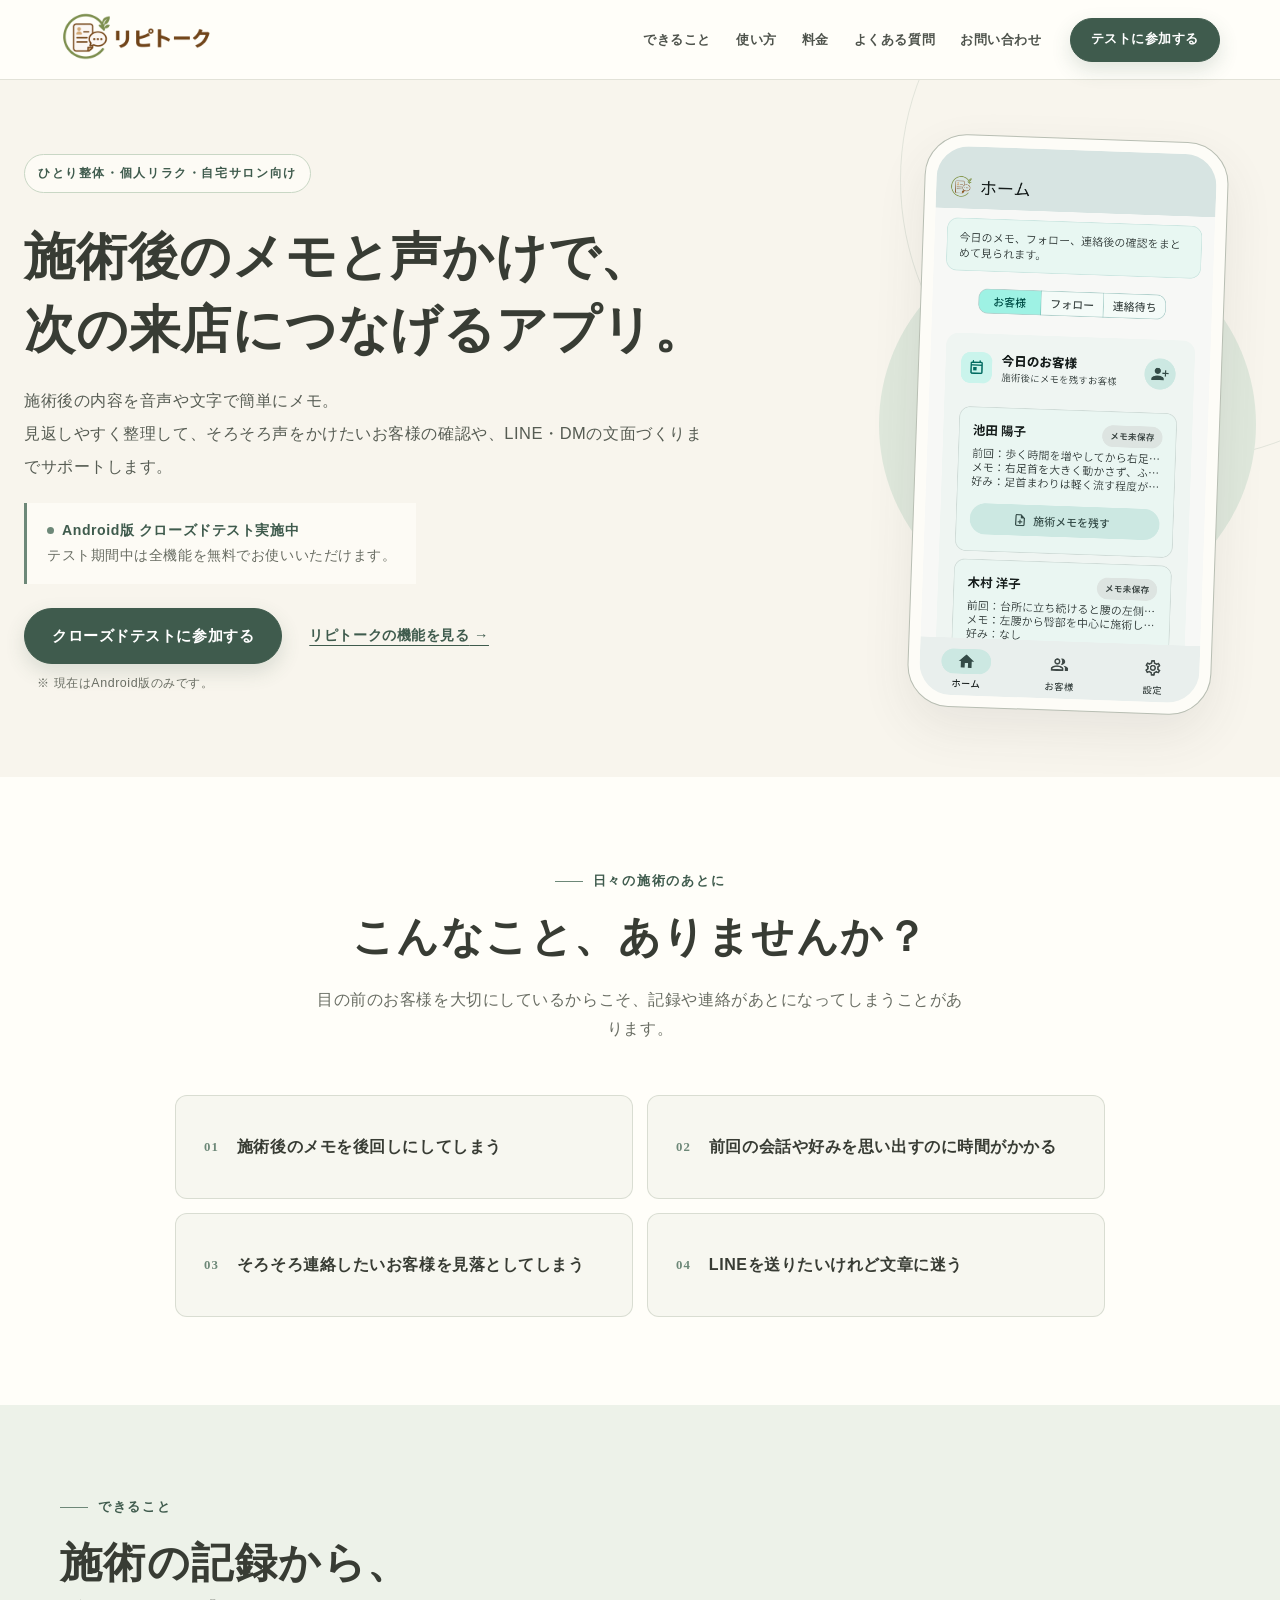
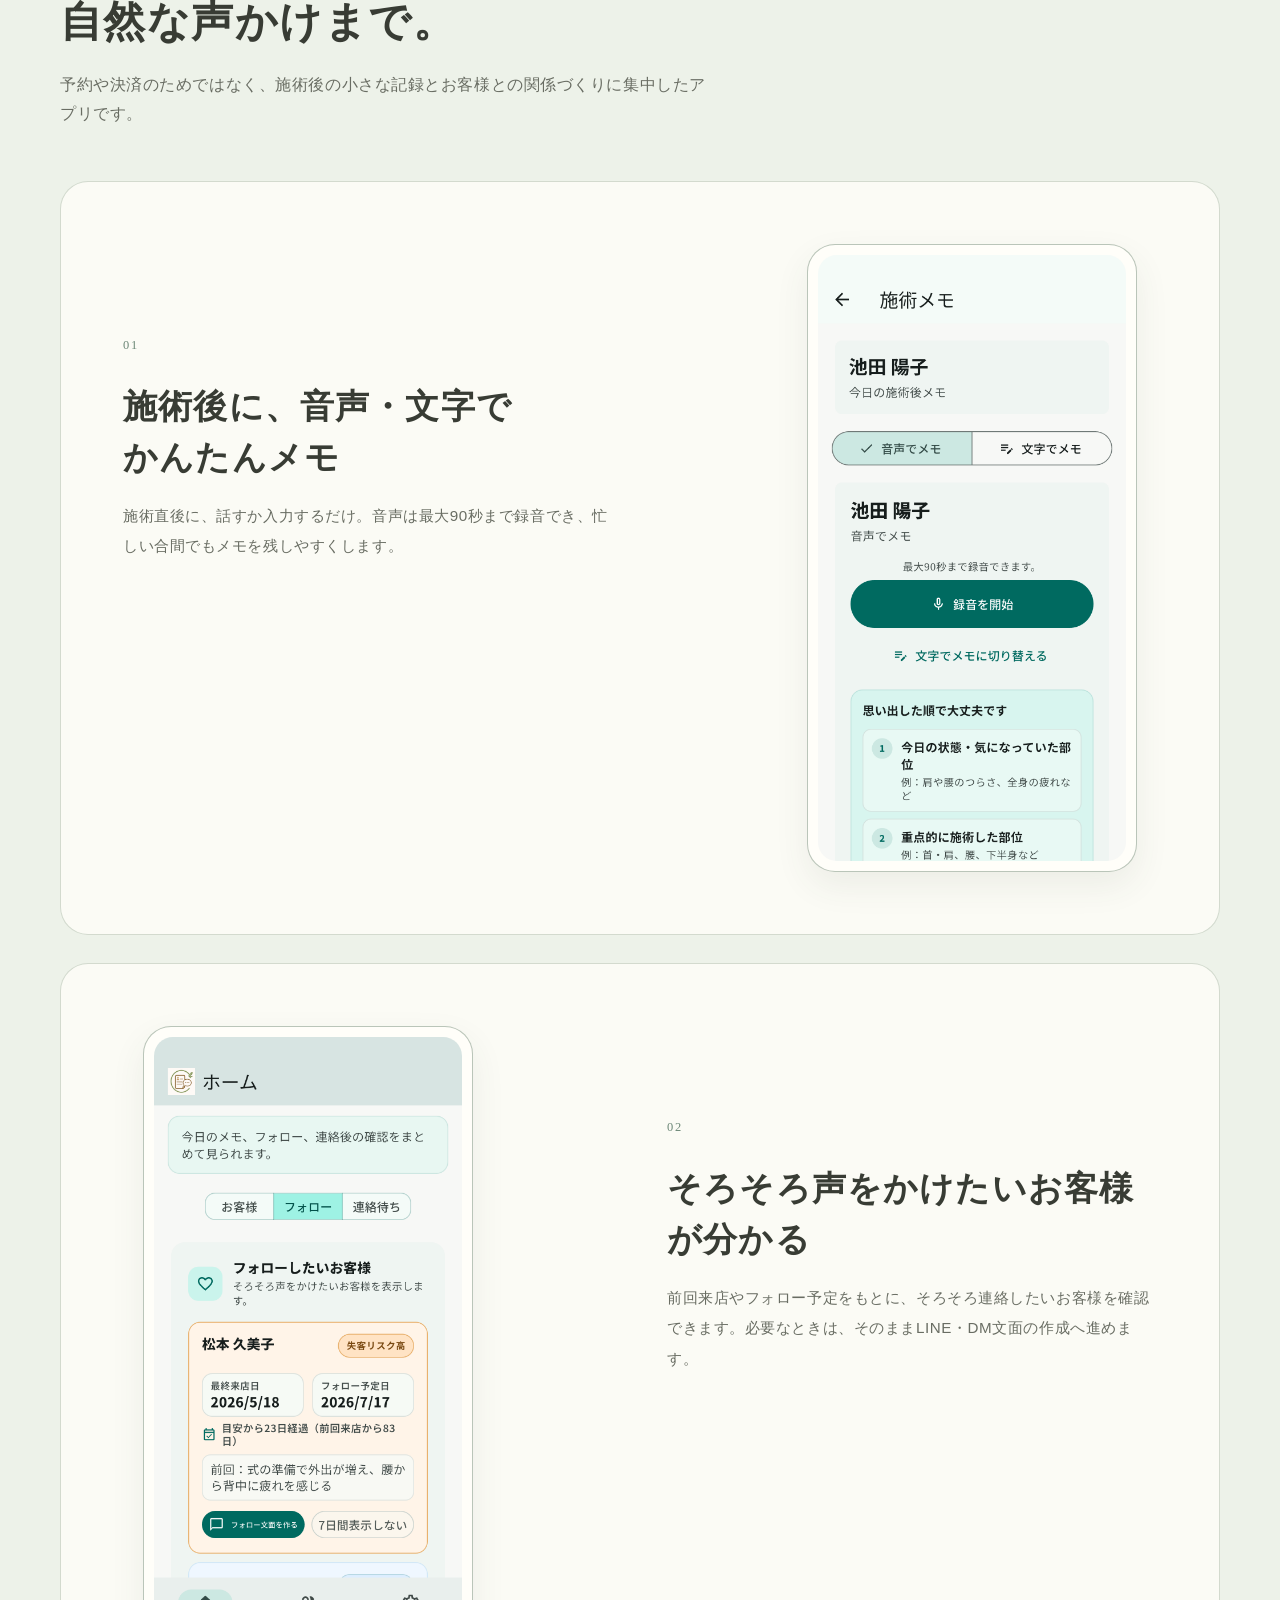
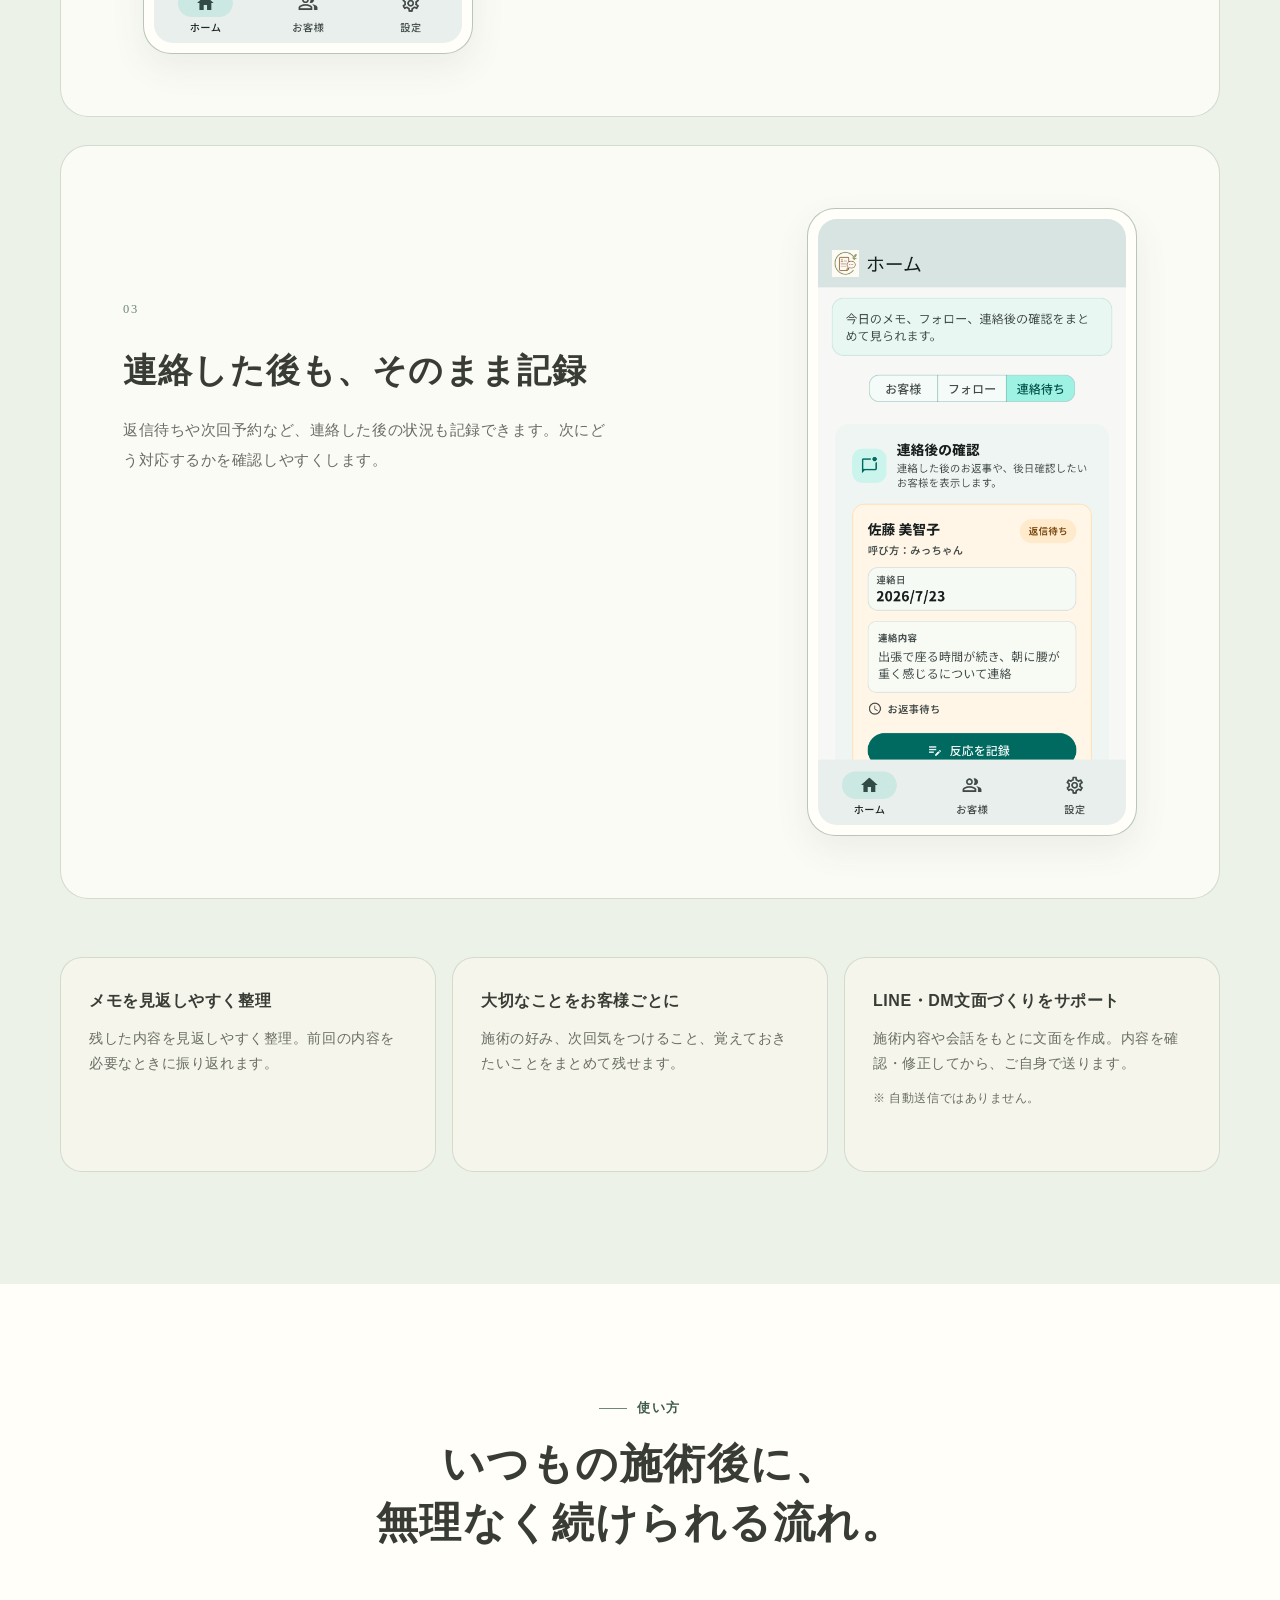
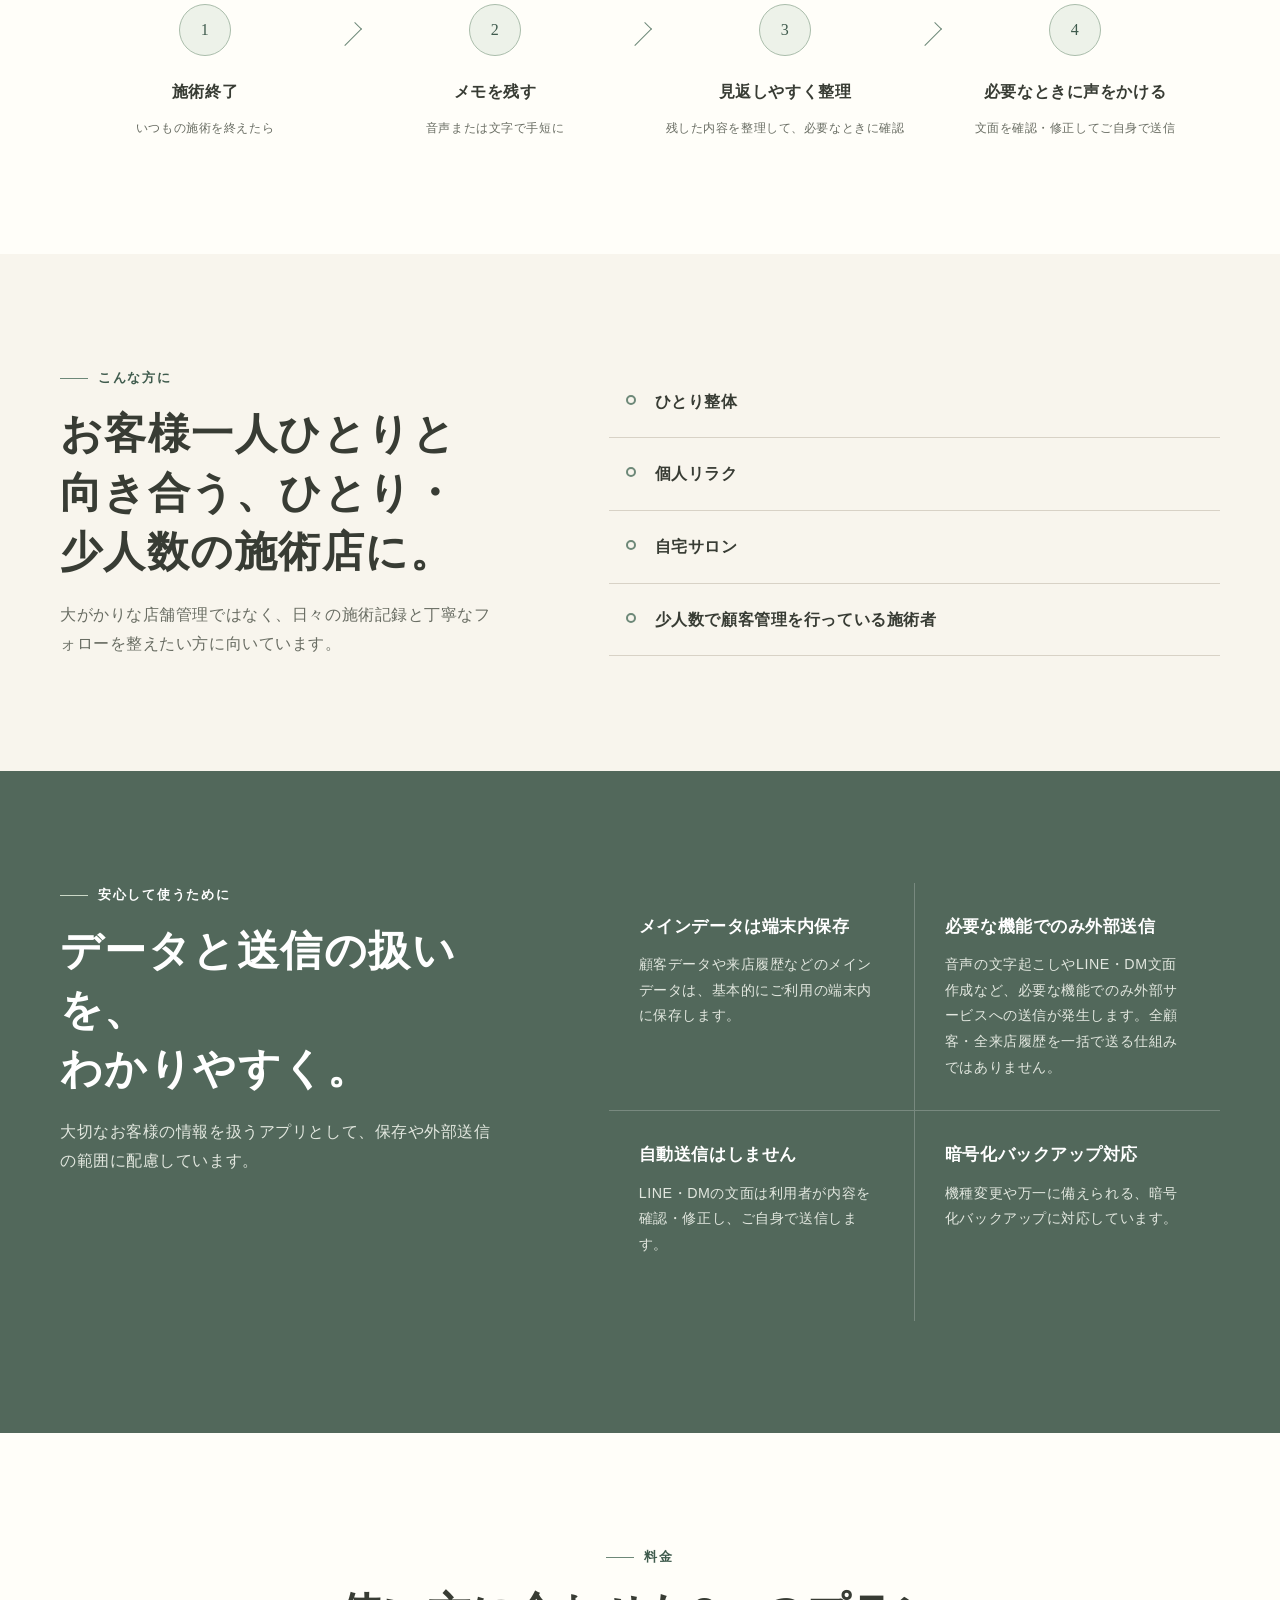
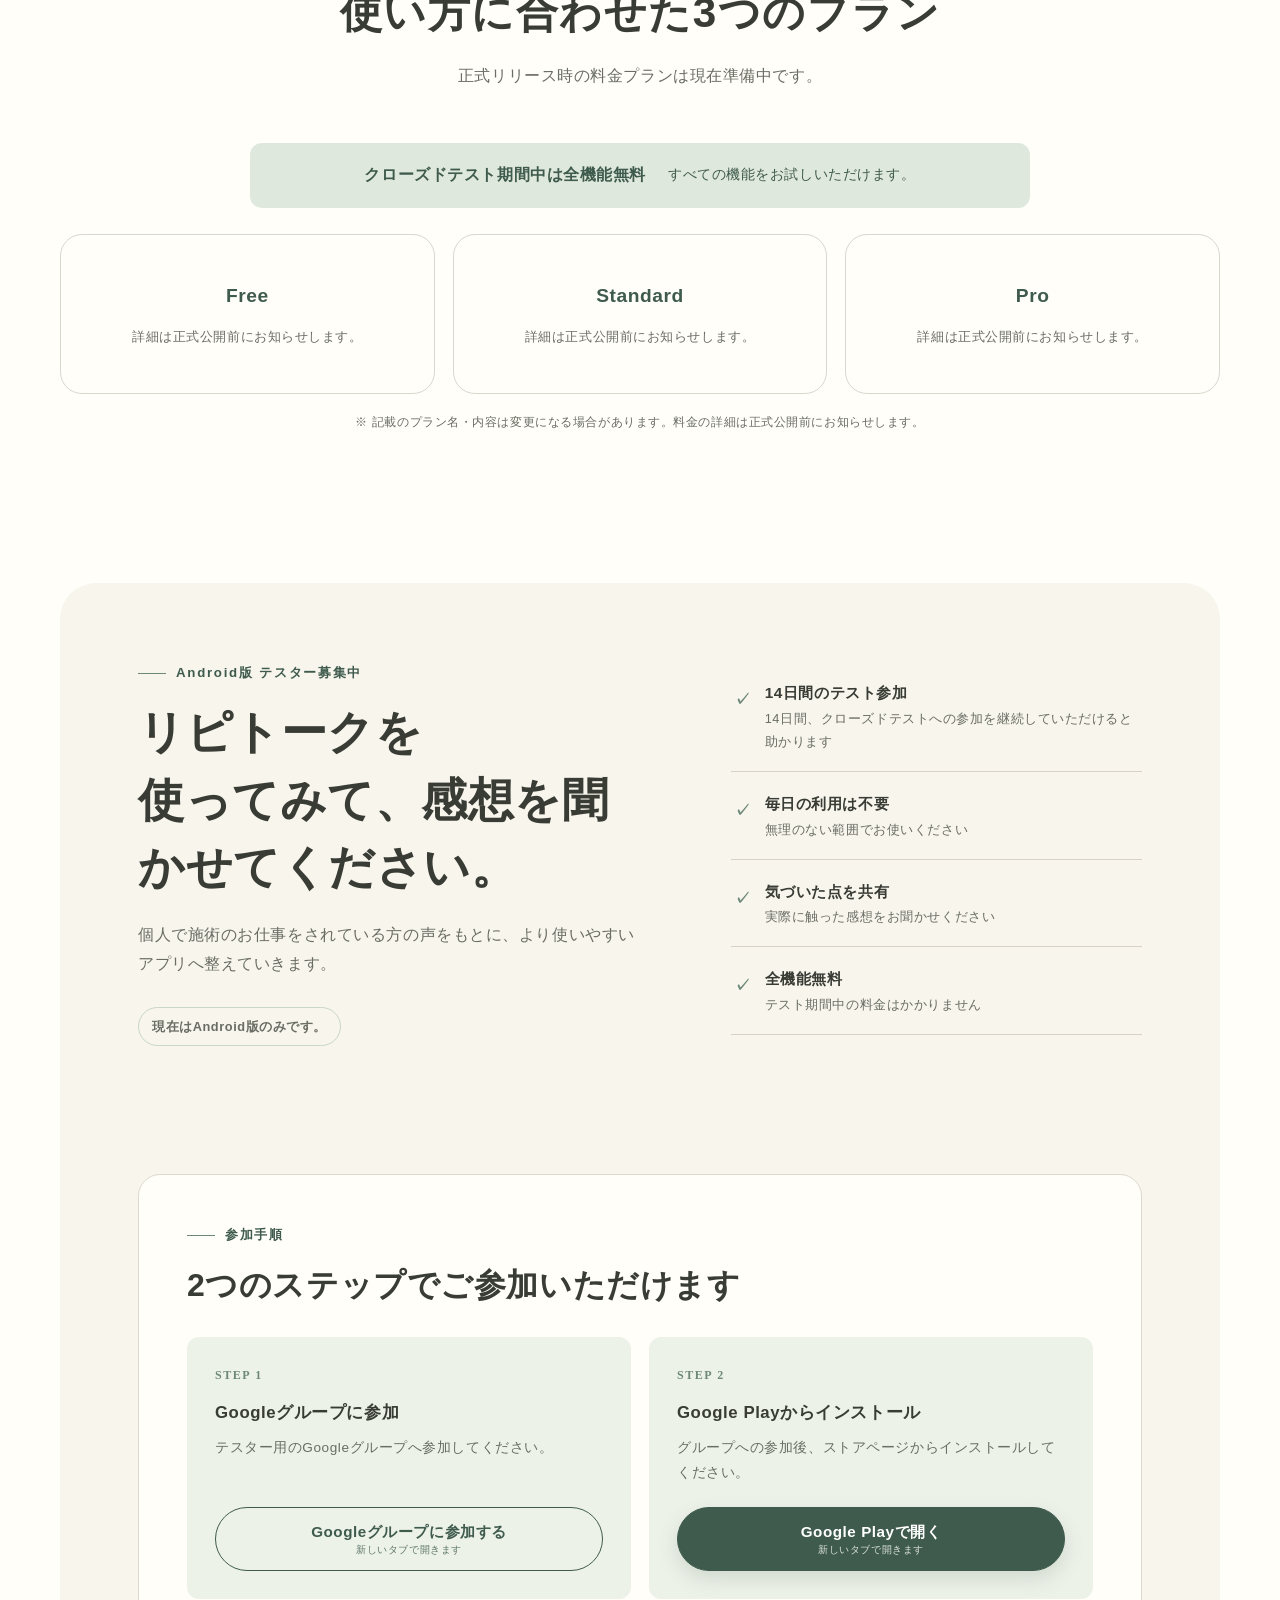
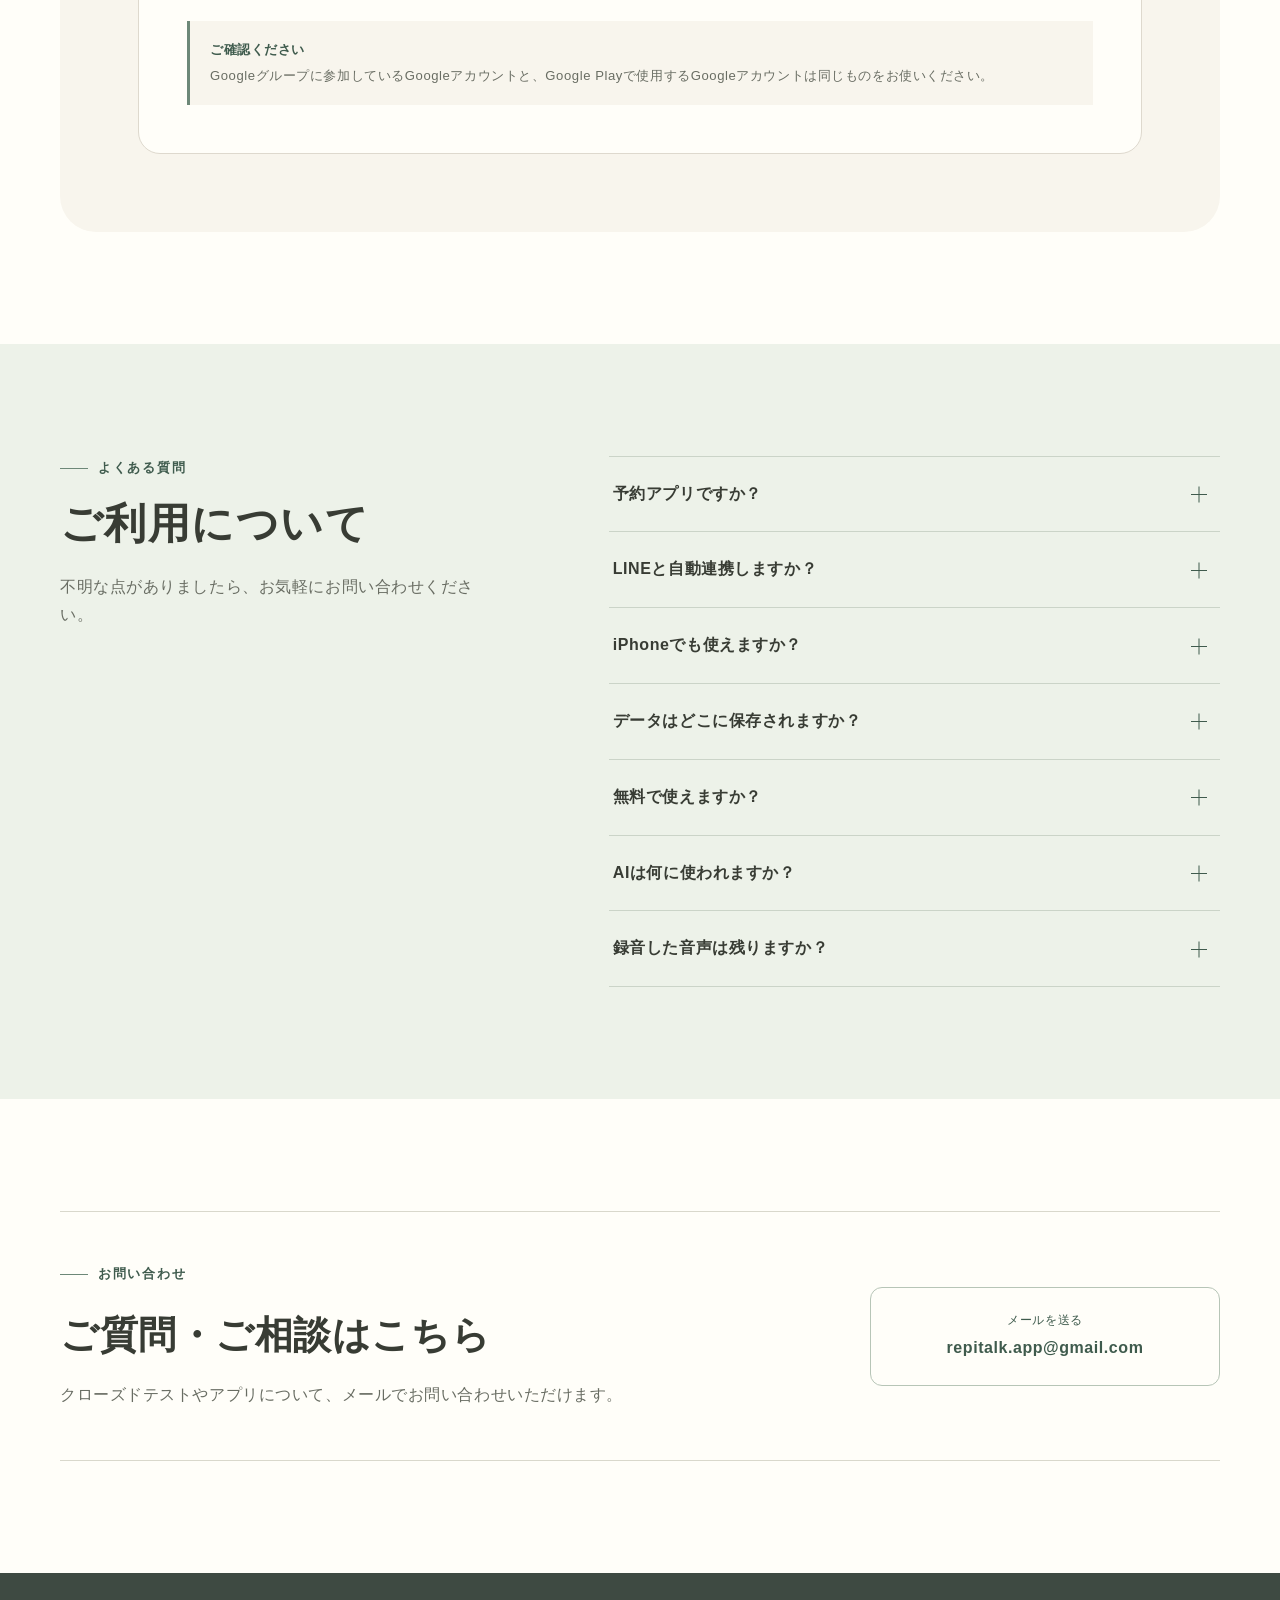
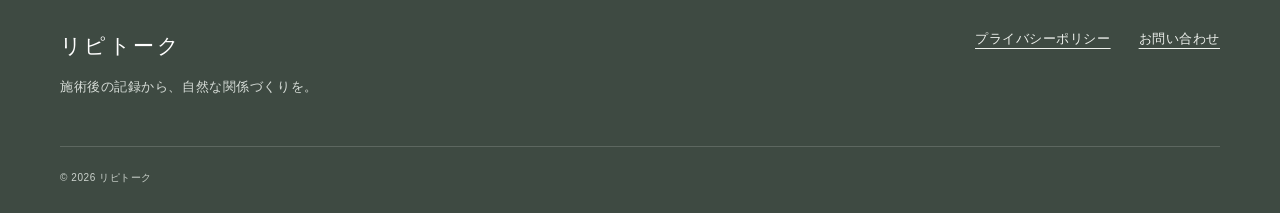
<file: index.html>
<!doctype html>
<html lang="ja">
  <head>
    <meta charset="utf-8">
    <meta name="viewport" content="width=device-width, initial-scale=1">
    <title>リピトーク｜施術後のメモと声かけで、次の来店につなげるアプリ</title>
    <meta name="description" content="ひとり整体・個人リラク・自宅サロン向け。施術後のメモを音声や文字で残し、見返しやすく整理。そろそろ声をかけたいお客様の確認やLINE・DM文面づくりまでサポートします。">
    <meta name="theme-color" content="#f8f5ed">
    <link rel="canonical" href="https://repitalk.jp/">
    <meta property="og:type" content="website">
    <meta property="og:locale" content="ja_JP">
    <meta property="og:site_name" content="リピトーク">
    <meta property="og:url" content="https://repitalk.jp/">
    <meta property="og:title" content="リピトーク｜施術後のメモと声かけで、次の来店につなげるアプリ">
    <meta property="og:description" content="ひとり整体・個人リラク・自宅サロン向け。施術後のメモを音声や文字で残し、見返しやすく整理。そろそろ声をかけたいお客様の確認やLINE・DM文面づくりまでサポートします。">
    <meta property="og:image" content="https://repitalk.jp/assets/ogp/repitalk_ogp.png">
    <meta property="og:image:type" content="image/png">
    <meta property="og:image:width" content="1200">
    <meta property="og:image:height" content="630">
    <meta property="og:image:alt" content="リピトーク｜施術後のメモと声かけで、次の来店につなげるアプリ">
    <meta name="twitter:card" content="summary_large_image">
    <meta name="twitter:title" content="リピトーク｜施術後のメモと声かけで、次の来店につなげるアプリ">
    <meta name="twitter:description" content="ひとり整体・個人リラク・自宅サロン向け。施術後のメモを音声や文字で残し、見返しやすく整理。そろそろ声をかけたいお客様の確認やLINE・DM文面づくりまでサポートします。">
    <meta name="twitter:image" content="https://repitalk.jp/assets/ogp/repitalk_ogp.png">
    <meta name="twitter:image:alt" content="リピトーク｜施術後のメモと声かけで、次の来店につなげるアプリ">
    <link rel="icon" href="assets/repitalk_app_icon.png" type="image/png">
    <link rel="stylesheet" href="styles.css">
    <script src="script.js" defer></script>
  </head>
  <body>
    <a class="skip-link" href="#main-content">本文へ移動</a>

    <header class="site-header" data-header>
      <div class="container header-inner">
        <a class="brand" href="#top" aria-label="リピトーク ホーム">
          <img class="brand-logo" src="assets/logo/repitalk_official_logo_horizontal.png" alt="" width="1536" height="1024">
        </a>

        <button class="menu-button" type="button" aria-expanded="false" aria-controls="global-navigation" data-menu-button>
          <span class="menu-button-lines" aria-hidden="true"><span></span><span></span><span></span></span>
          <span class="visually-hidden">メニューを開く</span>
        </button>

        <nav class="global-nav" id="global-navigation" aria-label="メインナビゲーション" data-navigation>
          <ul>
            <li><a href="#features">できること</a></li>
            <li><a href="#how-to-use">使い方</a></li>
            <li><a href="#pricing">料金</a></li>
            <li><a href="#faq">よくある質問</a></li>
            <li><a href="#contact">お問い合わせ</a></li>
          </ul>
          <a class="button button-small" href="#closed-test" data-test-cta>テストに参加する</a>
        </nav>
      </div>
    </header>

    <main id="main-content">
      <section class="hero" id="top">
        <div class="container hero-grid">
          <div class="hero-copy">
            <p class="eyebrow">ひとり整体・個人リラク・自宅サロン向け</p>
            <h1>施術後のメモと<span class="keep-together">声かけ</span>で、<br>次の来店につなげるアプリ。</h1>
            <p class="hero-description">施術後の内容を音声や文字で簡単にメモ。<br class="desktop-break">見返しやすく整理して、そろそろ声をかけたいお客様の確認や、LINE・DMの文面づくりまでサポートします。</p>

            <div class="status-panel" aria-label="現在の公開状況">
              <p class="status-label"><span aria-hidden="true"></span>Android版 クローズドテスト実施中</p>
              <p>テスト期間中は全機能を無料でお使いいただけます。</p>
            </div>

            <div class="hero-actions">
              <a class="button" href="#closed-test" data-test-cta>クローズドテストに参加する</a>
              <a class="text-link" href="#features">リピトークの機能を見る<span aria-hidden="true"> →</span></a>
            </div>
            <p class="platform-note">※ 現在はAndroid版のみです。</p>
          </div>

          <div class="app-visual" aria-label="リピトークのアプリ画面">
            <div class="visual-backdrop" aria-hidden="true"></div>
            <div class="screen-placeholder">
              <img class="hero-app-screen" src="assets/screens/hero_home_today.png" alt="リピトークのホーム画面。今日のお客様の一覧を表示" width="1080" height="2280">
            </div>
          </div>
        </div>
      </section>

      <section class="section concerns" aria-labelledby="concerns-title">
        <div class="container narrow">
          <div class="section-heading centered">
            <p class="section-kicker">日々の施術のあとに</p>
            <h2 id="concerns-title">こんなこと、ありませんか？</h2>
            <p>目の前のお客様を大切にしているからこそ、記録や連絡があとになってしまうことがあります。</p>
          </div>
          <ul class="concern-list">
            <li><span aria-hidden="true">01</span>施術後のメモを後回しにしてしまう</li>
            <li><span aria-hidden="true">02</span>前回の会話や好みを思い出すのに時間がかかる</li>
            <li><span aria-hidden="true">03</span>そろそろ連絡したいお客様を見落としてしまう</li>
            <li><span aria-hidden="true">04</span>LINEを送りたいけれど文章に迷う</li>
          </ul>
        </div>
      </section>

      <section class="section features" id="features" aria-labelledby="features-title">
        <div class="container">
          <div class="section-heading">
            <p class="section-kicker">できること</p>
            <h2 id="features-title">施術の記録から、<br>自然な声かけまで。</h2>
            <p>予約や決済のためではなく、施術後の小さな記録とお客様との関係づくりに集中したアプリです。</p>
          </div>
          <div class="feature-showcases">
            <article class="feature-showcase">
              <div class="feature-copy">
                <p class="feature-index" aria-hidden="true">01</p>
                <h3>施術後に、音声・文字で<span class="keep-together">かんたんメモ</span></h3>
                <p>施術直後に、話すか入力するだけ。音声は最大90秒まで録音でき、忙しい合間でもメモを残しやすくします。</p>
              </div>
              <div class="feature-media">
                <div class="feature-screen-frame">
                  <img src="assets/screens/feature_memo_input.png" alt="リピトークの施術メモ画面。音声または文字でメモを残せる" width="1080" height="2280">
                </div>
              </div>
            </article>

            <article class="feature-showcase is-reversed">
              <div class="feature-copy">
                <p class="feature-index" aria-hidden="true">02</p>
                <h3>そろそろ声をかけたい<span class="keep-together">お客様</span>が分かる</h3>
                <p>前回来店やフォロー予定をもとに、そろそろ連絡したいお客様を確認できます。必要なときは、そのままLINE・DM文面の作成へ進めます。</p>
              </div>
              <div class="feature-media">
                <div class="feature-screen-frame">
                  <img src="assets/screens/feature_follow.png" alt="リピトークのフォロー画面。そろそろ声をかけたいお客様を確認できる" width="1080" height="2280">
                </div>
              </div>
            </article>

            <article class="feature-showcase">
              <div class="feature-copy">
                <p class="feature-index" aria-hidden="true">03</p>
                <h3>連絡した後も、<span class="keep-together">そのまま記録</span></h3>
                <p>返信待ちや次回予約など、連絡した後の状況も記録できます。次にどう対応するかを確認しやすくします。</p>
              </div>
              <div class="feature-media">
                <div class="feature-screen-frame">
                  <img src="assets/screens/feature_contact_waiting.png" alt="リピトークの連絡待ち画面。連絡後のお客様の状況を確認できる" width="1080" height="2280">
                </div>
              </div>
            </article>
          </div>

          <div class="feature-support-grid" aria-label="そのほかの機能">
            <article class="feature-support-card">
              <h3>メモを見返しやすく整理</h3>
              <p>残した内容を見返しやすく整理。前回の内容を必要なときに振り返れます。</p>
            </article>
            <article class="feature-support-card">
              <h3>大切なことをお客様ごとに</h3>
              <p>施術の好み、次回気をつけること、覚えておきたいことをまとめて残せます。</p>
            </article>
            <article class="feature-support-card">
              <h3>LINE・DM文面づくりをサポート</h3>
              <p>施術内容や会話をもとに文面を作成。内容を確認・修正してから、ご自身で送ります。</p>
              <small>※ 自動送信ではありません。</small>
            </article>
          </div>
        </div>
      </section>

      <section class="section how-to-use" id="how-to-use" aria-labelledby="how-to-use-title">
        <div class="container">
          <div class="section-heading centered">
            <p class="section-kicker">使い方</p>
            <h2 id="how-to-use-title">いつもの施術後に、<br>無理なく続けられる流れ。</h2>
          </div>
          <ol class="steps">
            <li><span class="step-number">1</span><div><p>施術終了</p><small>いつもの施術を終えたら</small></div></li>
            <li><span class="step-number">2</span><div><p>メモを残す</p><small>音声または文字で手短に</small></div></li>
            <li><span class="step-number">3</span><div><p>見返しやすく整理</p><small>残した内容を整理して、必要なときに確認</small></div></li>
            <li><span class="step-number">4</span><div><p>必要なときに声をかける</p><small>文面を確認・修正してご自身で送信</small></div></li>
          </ol>
        </div>
      </section>

      <section class="section audience" aria-labelledby="audience-title">
        <div class="container audience-grid">
          <div class="section-heading">
            <p class="section-kicker">こんな方に</p>
            <h2 id="audience-title">お客様一人ひとりと向き合う、ひとり・少人数の<span class="keep-together">施術店に。</span></h2>
            <p>大がかりな店舗管理ではなく、日々の施術記録と丁寧なフォローを整えたい方に向いています。</p>
          </div>
          <ul class="audience-list">
            <li>ひとり整体</li>
            <li>個人リラク</li>
            <li>自宅サロン</li>
            <li>少人数で顧客管理を行っている施術者</li>
          </ul>
        </div>
      </section>

      <section class="section safety" aria-labelledby="safety-title">
        <div class="container safety-grid">
          <div class="section-heading">
            <p class="section-kicker">安心して使うために</p>
            <h2 id="safety-title">データと送信の扱いを、<br>わかりやすく。</h2>
            <p>大切なお客様の情報を扱うアプリとして、保存や外部送信の範囲に配慮しています。</p>
          </div>
          <div class="safety-list">
            <article><h3>メインデータは端末内保存</h3><p>顧客データや来店履歴などのメインデータは、基本的にご利用の端末内に保存します。</p></article>
            <article><h3>必要な機能でのみ外部送信</h3><p>音声の文字起こしやLINE・DM文面作成など、必要な機能でのみ外部サービスへの送信が発生します。全顧客・全来店履歴を一括で送る仕組みではありません。</p></article>
            <article><h3>自動送信はしません</h3><p>LINE・DMの文面は利用者が内容を確認・修正し、ご自身で送信します。</p></article>
            <article><h3>暗号化バックアップ対応</h3><p>機種変更や万一に備えられる、暗号化バックアップに対応しています。</p></article>
          </div>
        </div>
      </section>

      <section class="section pricing" id="pricing" aria-labelledby="pricing-title">
        <div class="container">
          <div class="section-heading centered">
            <p class="section-kicker">料金</p>
            <h2 id="pricing-title">使い方に合わせた3つのプラン</h2>
            <p>正式リリース時の料金プランは現在準備中です。</p>
          </div>
          <div class="test-free-banner"><strong>クローズドテスト期間中は全機能無料</strong><span>すべての機能をお試しいただけます。</span></div>
          <div class="pricing-grid">
            <article class="price-card"><p class="plan-name">Free</p><p>詳細は正式公開前にお知らせします。</p></article>
            <article class="price-card"><p class="plan-name">Standard</p><p>詳細は正式公開前にお知らせします。</p></article>
            <article class="price-card"><p class="plan-name">Pro</p><p>詳細は正式公開前にお知らせします。</p></article>
          </div>
          <p class="pricing-note">※ 記載のプラン名・内容は変更になる場合があります。料金の詳細は正式公開前にお知らせします。</p>
        </div>
      </section>

      <section class="section closed-test" id="closed-test" aria-labelledby="closed-test-title">
        <div class="container test-panel">
          <div class="test-copy">
            <p class="section-kicker">Android版 テスター募集中</p>
            <h2 id="closed-test-title">リピトークを<span class="keep-together">使ってみて、</span>感想を聞かせてください。</h2>
            <p>個人で施術のお仕事をされている方の声をもとに、より使いやすいアプリへ整えていきます。</p>
            <p class="test-platform-note">現在はAndroid版のみです。</p>
          </div>
          <ul class="test-points">
            <li><strong>14日間のテスト参加</strong><span>14日間、クローズドテストへの参加を継続していただけると助かります</span></li>
            <li><strong>毎日の利用は不要</strong><span>無理のない範囲でお使いください</span></li>
            <li><strong>気づいた点を共有</strong><span>実際に触った感想をお聞かせください</span></li>
            <li><strong>全機能無料</strong><span>テスト期間中の料金はかかりません</span></li>
          </ul>
          <div class="join-guide" id="participation-steps">
            <div class="join-guide-heading">
              <p class="section-kicker">参加手順</p>
              <h3>2つのステップでご参加いただけます</h3>
            </div>
            <ol class="join-steps">
              <li>
                <p class="join-step-label">STEP 1</p>
                <h4>Googleグループに参加</h4>
                <p>テスター用のGoogleグループへ参加してください。</p>
                <a class="button button-secondary" href="https://groups.google.com/g/repitalk-closed-test" target="_blank" rel="noopener noreferrer">Googleグループに参加する<span class="external-note">新しいタブで開きます</span></a>
              </li>
              <li>
                <p class="join-step-label">STEP 2</p>
                <h4>Google Playからインストール</h4>
                <p>グループへの参加後、ストアページからインストールしてください。</p>
                <a class="button" href="https://play.google.com/store/apps/details?id=jp.repitalk.app" target="_blank" rel="noopener noreferrer">Google Playで開く<span class="external-note">新しいタブで開きます</span></a>
              </li>
            </ol>
            <p class="account-note"><strong>ご確認ください</strong>Googleグループに参加しているGoogleアカウントと、Google Playで使用するGoogleアカウントは同じものをお使いください。</p>
          </div>
        </div>
      </section>

      <section class="section faq" id="faq" aria-labelledby="faq-title">
        <div class="container faq-grid">
          <div class="section-heading">
            <p class="section-kicker">よくある質問</p>
            <h2 id="faq-title">ご利用について</h2>
            <p>不明な点がありましたら、お気軽にお問い合わせください。</p>
          </div>
          <div class="faq-list">
            <details><summary>予約アプリですか？</summary><div><p>いいえ。リピトークは予約・決済・POS・スタッフ管理のためのアプリではありません。施術後の記録から再来店フォローまでを支える業務支援アプリです。</p></div></details>
            <details><summary>LINEと自動連携しますか？</summary><div><p>いいえ。LINEとの自動連携や、LINE・DMを自動送信する機能はありません。リピトークが文面づくりをサポートし、利用者ご自身が内容を確認・修正してから送信します。</p></div></details>
            <details><summary>iPhoneでも使えますか？</summary><div><p>現在はAndroid版のみです。iPhone版については現在未定です。</p></div></details>
            <details><summary>データはどこに保存されますか？</summary><div><p>顧客データや来店履歴などのメインデータは、基本的にご利用の端末内へ保存されます。暗号化バックアップにも対応しています。</p></div></details>
            <details><summary>無料で使えますか？</summary><div><p>クローズドテスト期間中は、すべての機能を無料でお使いいただけます。正式公開後の料金については、正式公開前にお知らせします。</p></div></details>
            <details><summary>AIは何に使われますか？</summary><div><p>音声メモの文字起こしや、メモの整理、LINE・DMで使う文面づくりなど、必要な場面のサポートに使います。全顧客・全来店履歴を一括で外部AIへ送る仕組みではありません。</p></div></details>
            <details><summary>録音した音声は残りますか？</summary><div><p>音声ファイルは文字起こしのため一時的に扱い、送信成功後に削除します。</p></div></details>
          </div>
        </div>
      </section>

      <section class="section contact" id="contact" aria-labelledby="contact-title">
        <div class="container contact-inner">
          <div>
            <p class="section-kicker">お問い合わせ</p>
            <h2 id="contact-title">ご質問・ご相談はこちら</h2>
            <p>クローズドテストやアプリについて、メールでお問い合わせいただけます。</p>
          </div>
          <a class="mail-link" href="mailto:repitalk.app@gmail.com"><span>メールを送る</span>repitalk.app@gmail.com</a>
        </div>
      </section>
    </main>

    <footer class="site-footer">
      <div class="container footer-main">
        <div class="footer-brand">
          <p>リピトーク</p>
          <small>施術後の記録から、自然な関係づくりを。</small>
        </div>
        <nav aria-label="フッターナビゲーション">
          <a href="https://sites.google.com/view/repitalk-privacyx" target="_blank" rel="noopener noreferrer" data-privacy-link>プライバシーポリシー</a>
          <a href="#contact">お問い合わせ</a>
        </nav>
      </div>
      <div class="container footer-bottom"><small>&copy; <span data-current-year>2026</span> リピトーク</small></div>
    </footer>
  </body>
</html>
</file>
<file: styles.css>
:root {
  --color-ink: #383c34;
  --color-muted: #696d63;
  --color-deep-green: #3f5b4d;
  --color-green: #6d8878;
  --color-soft-green: #dfe8dc;
  --color-pale-green: #edf2e9;
  --color-cream: #f8f5ed;
  --color-white: #fffef9;
  --color-beige: #e8dfd0;
  --color-brown: #795f4b;
  --color-border: #d9d8cc;
  --shadow-soft: 0 20px 50px rgba(62, 72, 61, 0.09);
  --radius-small: 12px;
  --radius-medium: 22px;
  --radius-large: 36px;
  --container: 1160px;
  --header-height: 80px;
  --font-sans: "Yu Gothic", "YuGothic", "Hiragino Kaku Gothic ProN", Meiryo, sans-serif;
}

*,
*::before,
*::after {
  box-sizing: border-box;
}

html {
  scroll-behavior: smooth;
  scroll-padding-top: calc(var(--header-height) + 24px);
}

body {
  margin: 0;
  overflow-x: hidden;
  background: var(--color-white);
  color: var(--color-ink);
  font-family: var(--font-sans);
  font-size: 16px;
  line-height: 1.8;
  letter-spacing: 0.035em;
  -webkit-font-smoothing: antialiased;
}

body.menu-open {
  overflow: hidden;
}

a {
  color: inherit;
}

button,
a {
  -webkit-tap-highlight-color: transparent;
}

button {
  font: inherit;
}

:focus-visible {
  outline: 3px solid #a66b35;
  outline-offset: 4px;
}

.visually-hidden {
  position: absolute;
  width: 1px;
  height: 1px;
  padding: 0;
  margin: -1px;
  overflow: hidden;
  clip: rect(0, 0, 0, 0);
  white-space: nowrap;
  border: 0;
}

.skip-link {
  position: fixed;
  z-index: 1000;
  top: 10px;
  left: 10px;
  padding: 10px 16px;
  border-radius: 8px;
  background: var(--color-ink);
  color: white;
  transform: translateY(-150%);
}

.skip-link:focus {
  transform: translateY(0);
}

.container {
  width: min(calc(100% - 48px), var(--container));
  margin-inline: auto;
}

.container.narrow {
  max-width: 930px;
}

.section {
  padding: 112px 0;
}

.section-heading {
  max-width: 650px;
  margin-bottom: 52px;
}

.section-heading.centered {
  margin-right: auto;
  margin-left: auto;
  text-align: center;
}

.section-heading h2 {
  margin: 0 0 20px;
  color: var(--color-ink);
  font-family: var(--font-sans);
  font-size: clamp(1.9rem, 3.3vw, 2.75rem);
  font-weight: 600;
  line-height: 1.4;
  letter-spacing: 0.035em;
}

.section-heading > p:last-child {
  margin: 0;
  color: var(--color-muted);
}

.section-kicker,
.eyebrow {
  margin: 0 0 14px;
  color: var(--color-deep-green);
  font-size: 0.83rem;
  font-weight: 700;
  letter-spacing: 0.13em;
}

.section-kicker::before {
  display: inline-block;
  width: 28px;
  height: 1px;
  margin-right: 10px;
  background: var(--color-green);
  vertical-align: middle;
  content: "";
}

.button {
  display: inline-flex;
  min-height: 56px;
  align-items: center;
  justify-content: center;
  padding: 12px 27px;
  border: 1px solid var(--color-deep-green);
  border-radius: 999px;
  background: var(--color-deep-green);
  box-shadow: 0 8px 20px rgba(63, 91, 77, 0.16);
  color: white;
  font-size: 0.95rem;
  font-weight: 700;
  line-height: 1.4;
  text-align: center;
  text-decoration: none;
  transition: background-color 180ms ease, transform 180ms ease, box-shadow 180ms ease;
}

.button:hover {
  background: #31493d;
  box-shadow: 0 10px 24px rgba(63, 91, 77, 0.22);
  transform: translateY(-2px);
}

.button-small {
  min-height: 44px;
  padding: 9px 20px;
  font-size: 0.84rem;
}

.site-header {
  position: sticky;
  z-index: 100;
  top: 0;
  height: var(--header-height);
  border-bottom: 1px solid rgba(217, 216, 204, 0.75);
  background: rgba(255, 254, 249, 0.93);
  backdrop-filter: blur(12px);
}

.header-inner {
  display: flex;
  height: 100%;
  align-items: center;
  justify-content: space-between;
}

.brand {
  display: inline-flex;
  height: 100%;
  align-items: center;
  overflow: hidden;
  text-decoration: none;
}

.brand-logo {
  display: block;
  width: 152px;
  height: auto;
  flex: 0 0 auto;
}

.global-nav,
.global-nav ul {
  display: flex;
  align-items: center;
}

.global-nav {
  gap: 28px;
}

.global-nav ul {
  gap: 25px;
  margin: 0;
  padding: 0;
  list-style: none;
}

.global-nav ul a {
  padding: 10px 0;
  color: #4e534c;
  font-size: 0.84rem;
  font-weight: 600;
  text-decoration: none;
}

.global-nav ul a:hover {
  color: var(--color-deep-green);
}

.menu-button {
  display: none;
}

.hero {
  position: relative;
  overflow: hidden;
  padding: 58px 0 66px;
  background: var(--color-cream);
}

.hero::before {
  position: absolute;
  top: -180px;
  right: -180px;
  width: 560px;
  height: 560px;
  border: 1px solid rgba(109, 136, 120, 0.16);
  border-radius: 50%;
  content: "";
}

.hero-grid {
  display: grid;
  align-items: center;
  width: min(calc(100% - 48px), 1240px);
  grid-template-columns: minmax(0, 1fr) minmax(340px, 0.48fr);
  gap: clamp(55px, 5.5vw, 80px);
}

.hero-copy {
  position: relative;
  z-index: 1;
}

.eyebrow {
  display: inline-flex;
  padding: 7px 13px;
  border: 1px solid #c9d7c5;
  border-radius: 999px;
  background: rgba(255, 254, 249, 0.72);
  font-size: 0.78rem;
}

.hero h1 {
  margin: 14px 0 18px;
  font-family: var(--font-sans);
  font-size: clamp(2.5rem, 4vw, 3.5rem);
  font-weight: 600;
  line-height: 1.42;
  letter-spacing: 0.015em;
}

.keep-together {
  white-space: nowrap;
}

.hero-description {
  max-width: 690px;
  margin: 0;
  color: #565c53;
  font-size: 1.03rem;
  line-height: 2;
}

.status-panel {
  width: fit-content;
  margin-top: 20px;
  padding: 15px 20px;
  border-left: 3px solid var(--color-green);
  background: rgba(255, 254, 249, 0.72);
}

.status-panel p {
  margin: 0;
  color: var(--color-muted);
  font-size: 0.88rem;
}

.status-panel .status-label {
  color: var(--color-deep-green);
  font-weight: 700;
}

.status-label span {
  display: inline-block;
  width: 7px;
  height: 7px;
  margin-right: 8px;
  border-radius: 50%;
  background: var(--color-green);
  vertical-align: 1px;
}

.hero-actions {
  display: flex;
  align-items: center;
  gap: 25px;
  margin-top: 24px;
}

.text-link {
  padding: 12px 2px;
  color: var(--color-deep-green);
  font-size: 0.9rem;
  font-weight: 700;
  text-underline-offset: 5px;
}

.platform-note {
  margin: 8px 0 0 13px;
  color: var(--color-muted);
  font-size: 0.78rem;
}

.app-visual {
  position: relative;
  display: flex;
  min-height: 545px;
  align-items: center;
  justify-content: center;
}

.visual-backdrop {
  position: absolute;
  width: min(100%, 430px);
  aspect-ratio: 1;
  border-radius: 50%;
  background: var(--color-soft-green);
}

.screen-placeholder {
  position: relative;
  width: min(76%, 284px);
  aspect-ratio: 284 / 535;
  padding: 11px;
  overflow: hidden;
  border: 1px solid #b8beb3;
  border-radius: 42px;
  background: #fdfcf7;
  box-shadow: var(--shadow-soft);
  transform: rotate(2deg);
}

.hero-app-screen {
  display: block;
  width: 100%;
  height: 100%;
  border-radius: 32px;
  object-fit: cover;
  object-position: center top;
}

.concerns {
  padding: 92px 0 88px;
  background: var(--color-white);
}

.concern-list {
  display: grid;
  margin: 0;
  padding: 0;
  list-style: none;
  grid-template-columns: 1fr 1fr;
  gap: 14px;
}

.concern-list li {
  display: flex;
  min-height: 104px;
  align-items: center;
  padding: 25px 28px;
  border: 1px solid rgba(205, 211, 199, 0.7);
  border-radius: var(--radius-small);
  background: #f7f7f0;
  font-weight: 600;
}

.concern-list li:nth-child(odd) {
  border-right: 1px solid rgba(205, 211, 199, 0.7);
}

.concern-list span {
  margin-right: 18px;
  color: var(--color-green);
  font-family: Georgia, serif;
  font-size: 0.8rem;
  letter-spacing: 0.08em;
}

.features {
  padding-top: 90px;
  background: var(--color-pale-green);
}

.feature-showcases {
  display: grid;
  gap: 28px;
}

.feature-showcase {
  display: grid;
  align-items: center;
  padding: clamp(42px, 5vw, 62px);
  border: 1px solid rgba(201, 211, 197, 0.8);
  border-radius: 28px;
  background: rgba(255, 254, 249, 0.78);
  grid-template-columns: minmax(0, 1fr) minmax(320px, 370px);
  gap: clamp(55px, 8vw, 105px);
}

.feature-showcase.is-reversed {
  grid-template-columns: minmax(320px, 370px) minmax(0, 1fr);
}

.feature-showcase.is-reversed .feature-copy {
  order: 2;
}

.feature-showcase.is-reversed .feature-media {
  order: 1;
}

.feature-copy {
  max-width: 490px;
}

@media (min-width: 721px) {
  .feature-copy {
    align-self: start;
    margin-top: clamp(72px, 7vw, 100px);
  }
}

.feature-showcase.is-reversed .feature-copy {
  justify-self: end;
}

.feature-index {
  margin: 0 0 26px;
  color: var(--color-green);
  font-family: Georgia, serif;
  font-size: 0.78rem;
  letter-spacing: 0.15em;
}

.feature-copy h3 {
  margin: 0 0 18px;
  font-size: clamp(1.6rem, 2.7vw, 2.1rem);
  font-weight: 600;
  line-height: 1.5;
  letter-spacing: 0.035em;
}

.feature-copy > p:last-child {
  margin: 0;
  color: var(--color-muted);
  font-size: 0.95rem;
  line-height: 2;
}

.feature-media {
  display: flex;
  min-width: 0;
  justify-content: center;
}

.feature-screen-frame {
  width: min(100%, 330px);
  aspect-ratio: 330 / 628;
  padding: 10px;
  overflow: hidden;
  border: 1px solid rgba(174, 187, 174, 0.85);
  border-radius: 28px;
  background: var(--color-white);
  box-shadow: 0 14px 34px rgba(62, 72, 61, 0.08);
}

.feature-screen-frame img {
  display: block;
  width: 100%;
  height: 100%;
  border-radius: 19px;
  object-fit: cover;
  object-position: center top;
}

.feature-support-grid {
  display: grid;
  margin-top: 58px;
  grid-template-columns: repeat(3, 1fr);
  gap: 16px;
}

.feature-support-card {
  min-height: 215px;
  padding: 30px 28px;
  border: 1px solid rgba(201, 211, 197, 0.78);
  border-radius: var(--radius-medium);
  background: rgba(248, 245, 237, 0.72);
}

.feature-support-card h3 {
  margin: 0 0 13px;
  font-size: 1rem;
  line-height: 1.65;
}

.feature-support-card p {
  margin: 0;
  color: var(--color-muted);
  font-size: 0.85rem;
}

.feature-support-card small {
  display: block;
  margin-top: 12px;
  color: var(--color-muted);
  font-size: 0.72rem;
}

.safety-list h3 {
  margin: 0 0 12px;
  font-size: 1.07rem;
  line-height: 1.6;
}

.safety-list p {
  margin: 0;
  color: var(--color-muted);
  font-size: 0.89rem;
}

.how-to-use {
  background: var(--color-white);
}

.steps {
  display: grid;
  margin: 0;
  padding: 0;
  list-style: none;
  grid-template-columns: repeat(4, 1fr);
}

.steps li {
  position: relative;
  display: flex;
  flex-direction: column;
  align-items: center;
  padding: 0 20px;
  text-align: center;
}

.steps li:not(:last-child)::after {
  position: absolute;
  top: 25px;
  right: -12px;
  width: 24px;
  height: 10px;
  border-right: 1px solid var(--color-green);
  border-bottom: 1px solid var(--color-green);
  content: "";
  transform: rotate(-45deg);
}

.step-number {
  display: grid;
  width: 52px;
  height: 52px;
  margin-bottom: 22px;
  place-items: center;
  border: 1px solid #aabdab;
  border-radius: 50%;
  background: var(--color-pale-green);
  color: var(--color-deep-green);
  font-family: Georgia, serif;
}

.steps p {
  margin: 0 0 6px;
  font-weight: 700;
}

.steps small {
  color: var(--color-muted);
  font-size: 0.78rem;
}

.audience {
  background: var(--color-cream);
}

.audience-grid,
.safety-grid,
.faq-grid {
  display: grid;
  grid-template-columns: minmax(0, 0.83fr) minmax(0, 1.17fr);
  gap: clamp(50px, 9vw, 120px);
}

.audience-grid .section-heading,
.safety-grid .section-heading,
.faq-grid .section-heading {
  margin-bottom: 0;
}

.audience-list {
  margin: 0;
  padding: 0;
  list-style: none;
}

.audience-list li {
  position: relative;
  padding: 21px 20px 21px 46px;
  border-bottom: 1px solid #d8d2c6;
  font-size: 1.03rem;
  font-weight: 600;
}

.audience-list li::before {
  position: absolute;
  top: 29px;
  left: 17px;
  width: 10px;
  height: 10px;
  border: 2px solid var(--color-green);
  border-radius: 50%;
  content: "";
}

.safety {
  background: #52685b;
  color: white;
}

.safety .section-kicker,
.safety .section-heading h2 {
  color: white;
}

.safety .section-kicker::before {
  background: #cbd8c7;
}

.safety .section-heading > p:last-child {
  color: #e2e7df;
}

.safety-list {
  display: grid;
  grid-template-columns: 1fr 1fr;
  gap: 1px;
  background: rgba(255, 255, 255, 0.22);
}

.safety-list article {
  min-height: 210px;
  padding: 30px;
  background: #52685b;
}

.safety-list h3 {
  color: white;
}

.safety-list p {
  color: #e2e7df;
}

.pricing {
  padding-bottom: 80px;
  background: var(--color-white);
}

.test-free-banner {
  display: flex;
  max-width: 780px;
  align-items: center;
  justify-content: center;
  gap: 22px;
  margin: 0 auto 26px;
  padding: 18px 28px;
  border-radius: var(--radius-small);
  background: var(--color-soft-green);
  color: var(--color-deep-green);
}

.test-free-banner span {
  font-size: 0.85rem;
}

.pricing-grid {
  display: grid;
  align-items: stretch;
  grid-template-columns: repeat(3, 1fr);
  gap: 18px;
}

.price-card {
  display: flex;
  min-height: 160px;
  flex-direction: column;
  justify-content: center;
  padding: 28px 24px;
  border: 1px solid var(--color-border);
  border-radius: var(--radius-medium);
  background: var(--color-white);
  text-align: center;
}

.plan-name {
  margin: 0 0 12px;
  color: var(--color-deep-green);
  font-family: var(--font-sans);
  font-size: 1.2rem;
  font-weight: 600;
}

.price-card > p:last-child {
  margin: 0;
  color: var(--color-muted);
  font-size: 0.83rem;
}

.pricing-note {
  margin: 18px 0 0;
  color: var(--color-muted);
  font-size: 0.75rem;
  text-align: center;
}

.closed-test {
  padding-top: 70px;
  background: var(--color-white);
}

.test-panel {
  display: grid;
  padding: clamp(40px, 7vw, 78px);
  border-radius: var(--radius-large);
  background: var(--color-cream);
  grid-template-columns: minmax(0, 1.1fr) minmax(320px, 0.9fr);
  gap: clamp(45px, 8vw, 90px);
}

.test-copy h2 {
  margin: 0 0 20px;
  font-family: var(--font-sans);
  font-size: clamp(2rem, 4vw, 2.9rem);
  font-weight: 600;
  line-height: 1.45;
}

.test-copy > p:not(.section-kicker) {
  margin: 0 0 28px;
  color: var(--color-muted);
}

.test-copy small {
  display: block;
  margin: 10px 0 0 12px;
  color: var(--color-muted);
}

.test-copy .test-platform-note {
  width: fit-content;
  margin: 26px 0 0;
  padding: 7px 13px;
  border: 1px solid #c9d7c5;
  border-radius: 999px;
  color: var(--color-deep-green);
  font-size: 0.8rem;
  font-weight: 700;
}

.test-points {
  margin: 0;
  padding: 0;
  list-style: none;
}

.test-points li {
  display: flex;
  flex-direction: column;
  padding: 18px 0 18px 34px;
  border-bottom: 1px solid #d8d2c6;
}

.test-points li::before {
  position: absolute;
  margin: 7px 0 0 -31px;
  color: var(--color-green);
  content: "✓";
  font-weight: 700;
}

.test-points strong {
  font-size: 0.96rem;
}

.test-points span {
  color: var(--color-muted);
  font-size: 0.8rem;
}

.join-guide {
  margin-top: 10px;
  padding: clamp(28px, 5vw, 48px);
  border: 1px solid #ded9ce;
  border-radius: var(--radius-medium);
  background: var(--color-white);
  grid-column: 1 / -1;
}

.join-guide-heading {
  margin-bottom: 28px;
}

.join-guide-heading h3 {
  margin: 0;
  font-family: var(--font-sans);
  font-size: clamp(1.5rem, 3vw, 2rem);
  font-weight: 600;
  line-height: 1.5;
}

.join-steps {
  display: grid;
  margin: 0;
  padding: 0;
  list-style: none;
  grid-template-columns: 1fr 1fr;
  gap: 18px;
}

.join-steps li {
  display: flex;
  min-width: 0;
  flex-direction: column;
  padding: 28px;
  border-radius: var(--radius-small);
  background: var(--color-pale-green);
}

.join-step-label {
  margin: 0 0 12px;
  color: var(--color-green);
  font-family: Georgia, serif;
  font-size: 0.75rem;
  font-weight: 700;
  letter-spacing: 0.13em;
}

.join-steps h4 {
  margin: 0 0 8px;
  font-size: 1.05rem;
}

.join-steps li > p:not(.join-step-label) {
  margin: 0 0 22px;
  color: var(--color-muted);
  font-size: 0.85rem;
}

.join-steps .button {
  width: 100%;
  min-height: 64px;
  flex-direction: column;
  gap: 1px;
  margin-top: auto;
}

.button-secondary {
  border-color: var(--color-deep-green);
  background: transparent;
  box-shadow: none;
  color: var(--color-deep-green);
}

.button-secondary:hover {
  background: #e3ebe0;
  color: var(--color-deep-green);
}

.external-note {
  font-size: 0.65rem;
  font-weight: 500;
  opacity: 0.82;
}

.account-note {
  margin: 22px 0 0;
  padding: 17px 20px;
  border-left: 3px solid var(--color-green);
  background: var(--color-cream);
  color: var(--color-muted);
  font-size: 0.82rem;
}

.account-note strong {
  display: block;
  margin-bottom: 2px;
  color: var(--color-deep-green);
}

.faq {
  background: var(--color-pale-green);
}

.faq-list details {
  border-bottom: 1px solid #cbd4c8;
}

.faq-list details:first-child {
  border-top: 1px solid #cbd4c8;
}

.faq-list summary {
  position: relative;
  padding: 23px 52px 23px 4px;
  cursor: pointer;
  font-weight: 700;
  list-style: none;
}

.faq-list summary::-webkit-details-marker {
  display: none;
}

.faq-list summary::before,
.faq-list summary::after {
  position: absolute;
  top: 50%;
  right: 13px;
  width: 16px;
  height: 1px;
  background: var(--color-deep-green);
  content: "";
  transition: transform 180ms ease;
}

.faq-list summary::after {
  transform: rotate(90deg);
}

.faq-list details[open] summary::after {
  transform: rotate(0deg);
}

.faq-list details div {
  padding: 0 48px 22px 4px;
}

.faq-list details p {
  margin: 0;
  color: var(--color-muted);
  font-size: 0.9rem;
}

.contact {
  background: var(--color-white);
}

.contact-inner {
  display: flex;
  align-items: center;
  justify-content: space-between;
  gap: 50px;
  padding-top: 50px;
  padding-bottom: 50px;
  border-top: 1px solid var(--color-border);
  border-bottom: 1px solid var(--color-border);
}

.contact h2 {
  margin: 0 0 12px;
  font-family: var(--font-sans);
  font-size: clamp(1.8rem, 3vw, 2.5rem);
  font-weight: 600;
}

.contact p:not(.section-kicker) {
  margin: 0;
  color: var(--color-muted);
}

.mail-link {
  display: flex;
  min-width: 350px;
  flex-direction: column;
  padding: 22px 28px;
  border: 1px solid #b7c5b7;
  border-radius: var(--radius-small);
  color: var(--color-deep-green);
  font-weight: 700;
  text-align: center;
  text-decoration: none;
}

.mail-link span {
  margin-bottom: 3px;
  font-size: 0.74rem;
  font-weight: 500;
}

.mail-link:hover {
  background: var(--color-pale-green);
}

.site-footer {
  padding: 54px 0 24px;
  background: #3e4a42;
  color: white;
}

.footer-main {
  display: flex;
  align-items: flex-start;
  justify-content: space-between;
  gap: 35px;
}

.footer-brand p {
  margin: 0 0 8px;
  font-family: "Yu Mincho", "YuMincho", serif;
  font-size: 1.3rem;
  letter-spacing: 0.12em;
}

.footer-brand small {
  color: #d7ddd8;
}

.site-footer nav {
  display: flex;
  gap: 28px;
}

.site-footer nav a {
  color: #eef1ed;
  font-size: 0.82rem;
  text-underline-offset: 5px;
}

.footer-bottom {
  margin-top: 45px;
  padding-top: 20px;
  border-top: 1px solid rgba(255, 255, 255, 0.16);
  color: #cbd2cc;
  font-size: 0.75rem;
}

@media (min-width: 961px) {
  .screen-placeholder {
    width: min(81%, 304px);
  }
}

@media (max-width: 960px) {
  :root {
    --header-height: 72px;
  }

  .global-nav {
    position: fixed;
    top: var(--header-height);
    right: 0;
    left: 0;
    display: none;
    max-height: calc(100dvh - var(--header-height));
    overflow-y: auto;
    align-items: stretch;
    flex-direction: column;
    gap: 20px;
    padding: 24px;
    border-top: 1px solid var(--color-border);
    background: var(--color-white);
    box-shadow: 0 18px 30px rgba(50, 60, 52, 0.1);
  }

  .global-nav.is-open {
    display: flex;
  }

  .global-nav ul {
    align-items: stretch;
    flex-direction: column;
    gap: 0;
  }

  .global-nav ul a {
    display: block;
    padding: 13px 4px;
    border-bottom: 1px solid var(--color-border);
    font-size: 0.95rem;
  }

  .menu-button {
    display: grid;
    width: 46px;
    height: 46px;
    padding: 0;
    place-items: center;
    border: 0;
    border-radius: 8px;
    background: transparent;
    color: var(--color-ink);
    cursor: pointer;
  }

  .menu-button:hover {
    background: var(--color-pale-green);
  }

  .menu-button-lines {
    display: flex;
    width: 23px;
    flex-direction: column;
    gap: 5px;
  }

  .menu-button-lines span {
    width: 100%;
    height: 2px;
    background: currentColor;
    transition: transform 180ms ease, opacity 180ms ease;
  }

  .menu-button[aria-expanded="true"] .menu-button-lines span:first-child {
    transform: translateY(7px) rotate(45deg);
  }

  .menu-button[aria-expanded="true"] .menu-button-lines span:nth-child(2) {
    opacity: 0;
  }

  .menu-button[aria-expanded="true"] .menu-button-lines span:last-child {
    transform: translateY(-7px) rotate(-45deg);
  }

  .hero-grid {
    grid-template-columns: minmax(0, 1fr) minmax(280px, 0.68fr);
    gap: 35px;
  }

  .hero h1 {
    font-size: clamp(2.3rem, 5.6vw, 3.2rem);
  }

  .app-visual {
    min-height: 470px;
  }

  .feature-showcase {
    padding: 36px 32px;
    grid-template-columns: minmax(0, 1fr) minmax(260px, 310px);
    gap: 36px;
  }

  .feature-showcase.is-reversed {
    grid-template-columns: minmax(260px, 310px) minmax(0, 1fr);
  }

  .feature-screen-frame {
    width: min(100%, 290px);
  }

  .feature-support-card {
    padding: 25px 22px;
  }

  .steps {
    grid-template-columns: 1fr 1fr;
    row-gap: 42px;
  }

  .steps li:nth-child(2)::after {
    display: none;
  }

  .audience-grid,
  .safety-grid,
  .faq-grid {
    gap: 55px;
  }

  .test-panel {
    grid-template-columns: 1fr;
  }

  .test-points {
    display: grid;
    grid-template-columns: 1fr 1fr;
    gap: 0 24px;
  }

  .contact-inner {
    align-items: flex-start;
    flex-direction: column;
  }
}

@media (max-width: 720px) {
  .container {
    width: min(calc(100% - 36px), var(--container));
  }

  .section {
    padding: 80px 0;
  }

  .section-heading {
    margin-bottom: 38px;
  }

  .section-heading h2 {
    font-size: clamp(1.75rem, 8vw, 2.3rem);
  }

  .brand-logo {
    width: 144px;
  }

  .hero {
    padding: 58px 0 76px;
  }

  .hero-grid {
    grid-template-columns: 1fr;
    gap: 58px;
  }

  .hero h1 {
    margin: 18px 0 26px;
    font-size: clamp(2rem, 9vw, 2.25rem);
    line-height: 1.5;
    letter-spacing: 0.02em;
  }

  .hero h1 br {
    display: none;
  }

  .hero-description {
    font-size: 0.95rem;
  }

  .desktop-break {
    display: none;
  }

  .status-panel {
    width: 100%;
    margin-top: 28px;
    padding: 14px 15px;
  }

  .hero-actions {
    align-items: stretch;
    flex-direction: column;
    gap: 10px;
    margin-top: 34px;
  }

  .hero-actions .text-link {
    text-align: center;
  }

  .platform-note {
    margin-top: 10px;
    margin-left: 0;
    text-align: center;
  }

  .app-visual {
    min-height: auto;
    padding: 25px 0;
  }

  .visual-backdrop {
    width: min(100%, 390px);
  }

  .screen-placeholder {
    width: min(70%, 250px);
  }

  .concern-list {
    grid-template-columns: 1fr;
  }

  .concern-list li,
  .concern-list li:nth-child(odd) {
    min-height: 88px;
    padding: 20px 18px;
    border-right: 1px solid rgba(205, 211, 199, 0.7);
  }

  .pricing-grid {
    grid-template-columns: 1fr;
  }

  .feature-showcases {
    gap: 20px;
  }

  .feature-showcase,
  .feature-showcase.is-reversed {
    padding: 32px 20px;
    grid-template-columns: 1fr;
    gap: 32px;
  }

  .feature-showcase.is-reversed .feature-copy,
  .feature-showcase.is-reversed .feature-media {
    order: initial;
  }

  .feature-copy,
  .feature-showcase.is-reversed .feature-copy {
    max-width: none;
    justify-self: stretch;
  }

  .feature-index {
    margin-bottom: 18px;
  }

  .feature-copy h3 {
    margin-bottom: 14px;
    font-size: 1.45rem;
  }

  .feature-copy > p:last-child {
    font-size: 0.9rem;
  }

  .feature-screen-frame {
    width: min(100%, 300px);
  }

  .feature-support-grid {
    margin-top: 40px;
    grid-template-columns: 1fr;
    gap: 12px;
  }

  .feature-support-card {
    min-height: 0;
    padding: 25px 22px;
  }

  .steps {
    grid-template-columns: 1fr;
    row-gap: 0;
  }

  .steps li {
    flex-direction: row;
    padding: 13px 0;
    text-align: left;
  }

  .steps li:not(:last-child)::after {
    top: auto;
    right: auto;
    bottom: -4px;
    left: 22px;
    width: 9px;
    height: 9px;
    transform: rotate(45deg);
  }

  .steps li:nth-child(2)::after {
    display: block;
  }

  .step-number {
    flex: 0 0 auto;
    margin: 0 20px 0 0;
  }

  .audience-grid,
  .safety-grid,
  .faq-grid {
    grid-template-columns: 1fr;
    gap: 44px;
  }

  .safety-list {
    grid-template-columns: 1fr;
  }

  .safety-list article {
    min-height: auto;
    padding: 25px 20px;
  }

  .test-free-banner {
    align-items: flex-start;
    flex-direction: column;
    gap: 4px;
    padding: 17px 20px;
  }

  .price-card {
    min-height: 140px;
    padding: 24px 20px;
  }

  .closed-test {
    padding-top: 35px;
  }

  .test-panel {
    width: min(calc(100% - 20px), var(--container));
    padding: 44px 22px;
    border-radius: 25px;
  }

  .test-copy .button {
    width: 100%;
  }

  .test-points {
    grid-template-columns: 1fr;
  }

  .join-guide {
    padding: 28px 18px;
  }

  .join-steps {
    grid-template-columns: 1fr;
  }

  .join-steps li {
    padding: 24px 18px;
  }

  .faq-list summary {
    padding-top: 20px;
    padding-bottom: 20px;
  }

  .contact-inner {
    gap: 30px;
    padding-top: 38px;
    padding-bottom: 38px;
  }

  .mail-link {
    width: 100%;
    min-width: 0;
    padding: 18px 12px;
    font-size: 0.9rem;
    overflow-wrap: anywhere;
  }

  .footer-main,
  .site-footer nav {
    flex-direction: column;
  }

  .site-footer nav {
    gap: 13px;
  }
}

@media (max-width: 380px) {
  .container {
    width: min(calc(100% - 28px), var(--container));
  }

  .hero h1 {
    font-size: 1.85rem;
  }

  .eyebrow {
    padding-inline: 10px;
    font-size: 0.7rem;
    letter-spacing: 0.07em;
  }

  .button {
    padding-inline: 18px;
    font-size: 0.88rem;
  }
}

@media (prefers-reduced-motion: reduce) {
  html {
    scroll-behavior: auto;
  }

  *,
  *::before,
  *::after {
    scroll-behavior: auto !important;
    transition-duration: 0.01ms !important;
  }
}
</file>
